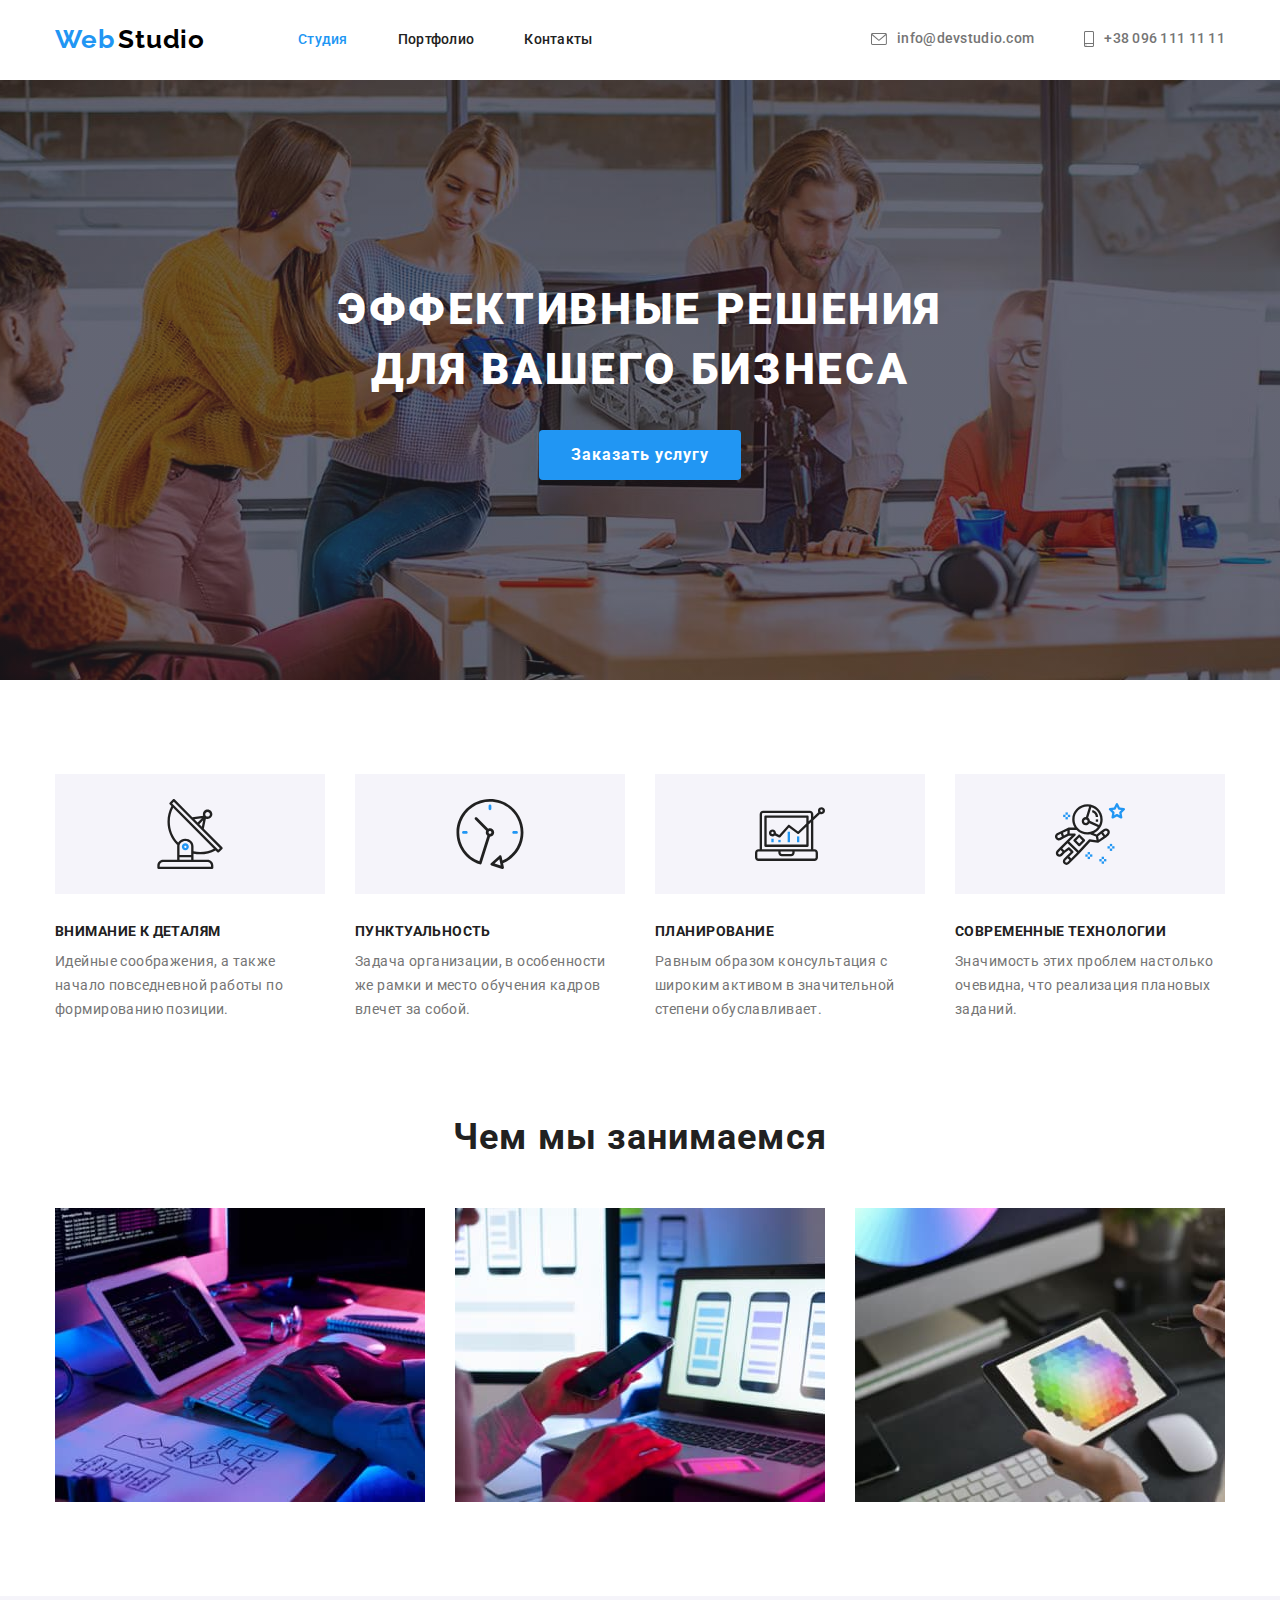
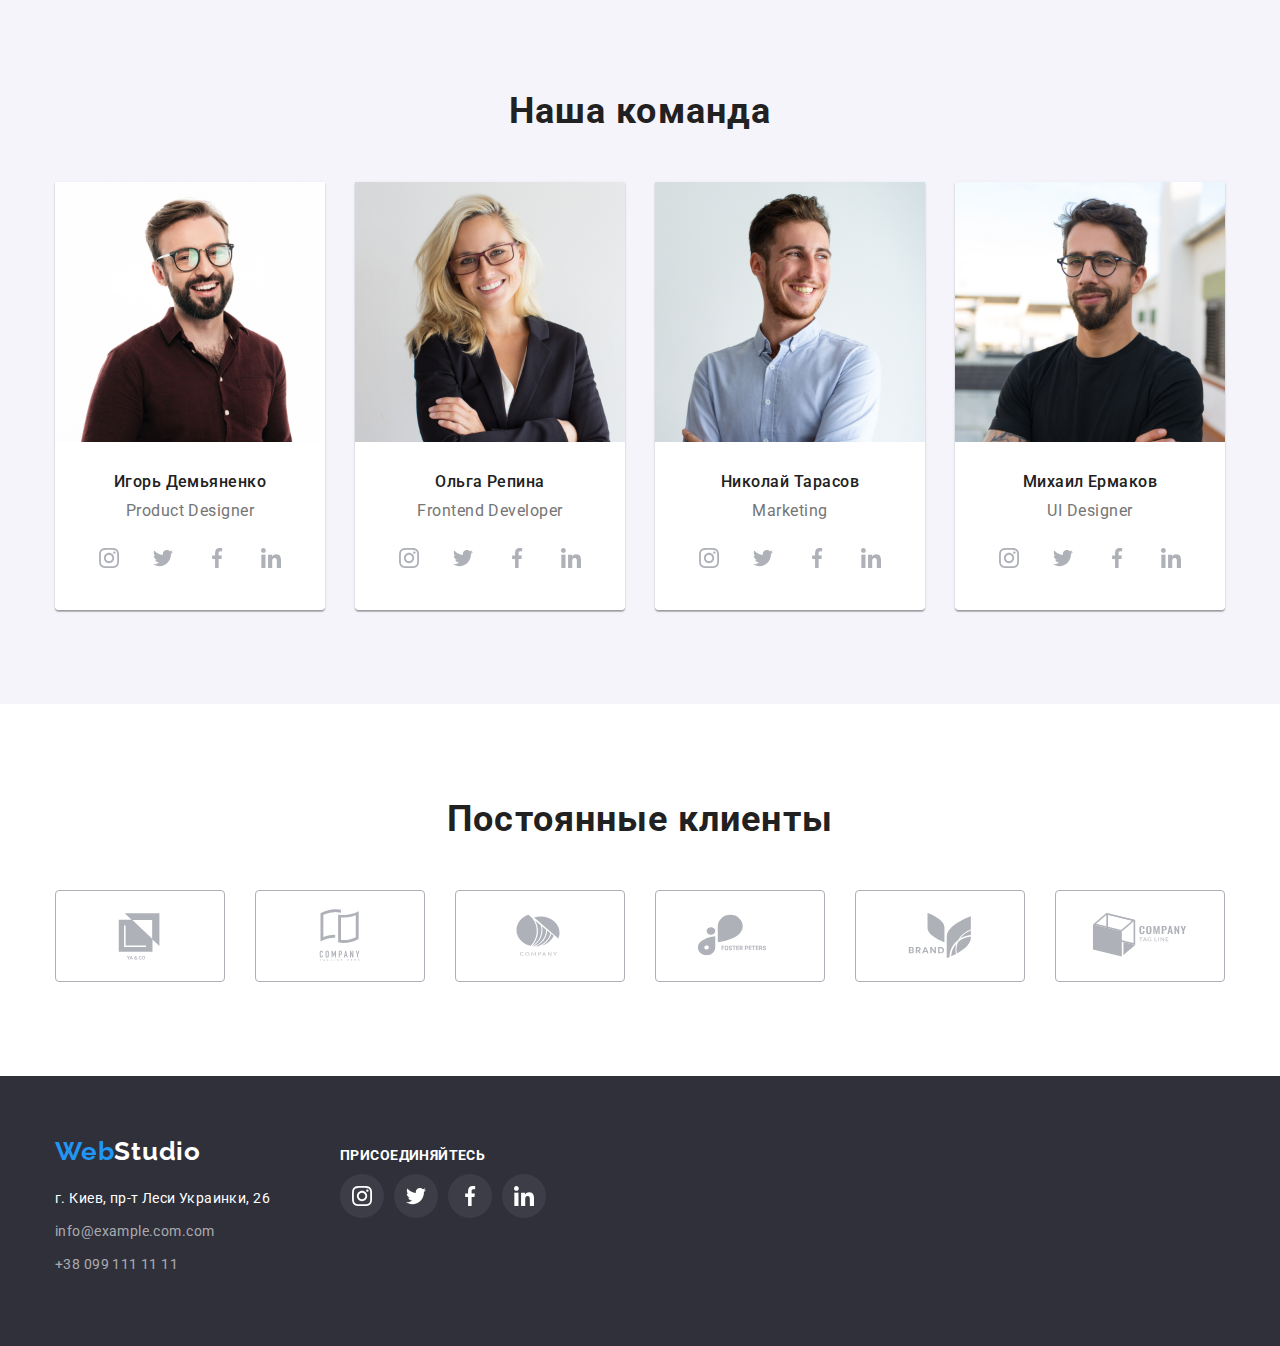
<file: index.html>
<!DOCTYPE html>
<html lang="ru">
  <head>
    <link
      rel="stylesheet"
      href="https://cdnjs.cloudflare.com/ajax/libs/modern-normalize/1.1.0/modern-normalize.css"
      integrity="sha512-Y0MM+V6ymRKN2zStTqzQ227DWhhp4Mzdo6gnlRnuaNCbc+YN/ZH0sBCLTM4M0oSy9c9VKiCvd4Jk44aCLrNS5Q=="
      crossorigin="anonymous"
      referrerpolicy="no-referrer"
    />
    <meta charset="UTF-8" />
    <meta http-equiv="X-UA-Compatible" content="IE=edge" />
    <meta name="viewport" content="width=device-width, initial-scale=1.0" />
    <link rel="preconnect" href="https://fonts.googleapis.com" />
    <link rel="preconnect" href="https://fonts.gstatic.com" crossorigin />
    <link
      href="https://fonts.googleapis.com/css2?family=Raleway:wght@700&family=Roboto:wght@400;500;700;900&display=swap"
      rel="stylesheet"
    />
    <link rel="stylesheet" href="css/styles.css" type="text/css" />
    <title>Document</title>
  </head>
  <body>
    <header class="header">
      <div class="container header-container">
        <nav class="header-nav">
          <a class="header-logo" href="./index.html">
            <span class="logo-web">Web</span>
            <span class="logo-studio">Studio</span>
          </a>
          <ul class="list menu-list">
            <li class="menu-item">
              <a class="menu-link link current" href="./index.html">Студия</a>
            </li>
            <li class="menu-item">
              <a class="menu-link link" href="./portfolio.html">Портфолио</a>
            </li>
            <li class="menu-item"><a class="menu-link link" href="">Контакты</a></li>
          </ul>
        </nav>
        <ul class="icon-contacts-list">
          <li class="header-mail item-contacts icon-contacts">
            <a class="list-contact" href="mailto:info@devstudio.com">
              <svg class="header-contact-icon" width="16px" height="12px">
                <use href="./images/icons.svg#icon-envelope"></use>
              </svg>
              info@devstudio.com</a
            >
          </li>
          <li class="header-tel icon-contacts item-contacts">
            <a class="list-contact" href="tel:+380961111111">
              <svg class="header-contact-icon" width="10px" height="16px">
                <use href="./images/icons.svg#icon-smartphone"></use>
              </svg>
              +38 096 111 11 11</a
            >
          </li>
        </ul>
      </div>
    </header>
    <main>
      <section class="hero overlay">
        <div class="container">
          <h1 class="hero-title container">ЭФФЕКТИВНЫЕ РЕШЕНИЯ ДЛЯ ВАШЕГО БИЗНЕСА</h1>
          <button class="btn btn-hero btn-hero-fill pointer" type="button">Заказать услугу</button>
        </div>
      </section>
      <section class="section-first">
        <div class="container">
          <ul class="list-detail list-section-first">
            <li class="text-items">
              <div class="about">
                <svg class="details">
                  <use href="./images/icons.svg#icon-antenna" width="70px" height="70px"></use>
                </svg>
              </div>
              <h3 class="list-title">Внимание к деталям</h3>
              <p class="text-list">
                Идейные соображения, а также начало повседневной работы по формированию позиции.
              </p>
            </li>
            <li class="text-items">
              <div class="about">
                <svg class="details">
                  <use href="./images/icons.svg#icon-clock" width="70px" height="70px"></use>
                </svg>
              </div>
              <h3 class="list-title">Пунктуальность</h3>
              <p class="text-list">
                Задача организации, в особенности же рамки и место обучения кадров влечет за собой.
              </p>
            </li>
            <li class="text-items">
              <div class="about">
                <svg class="details">
                  <use href="./images/icons.svg#icon-diagram" width="70px" height="70px"></use>
                </svg>
              </div>
              <h3 class="list-title">Планирование</h3>
              <p class="text-list">
                Равным образом консультация с широким активом в значительной степени обуславливает.
              </p>
            </li>
            <li class="text-items">
              <div class="about">
                <svg class="details">
                  <use href="./images/icons.svg#icon-astronaut" width="70px" height="70px"></use>
                </svg>
              </div>
              <h3 class="list-title">Современные технологии</h3>
              <p class="text-list">
                Значимость этих проблем настолько очевидна, что реализация плановых заданий.
              </p>
            </li>
          </ul>
        </div>
      </section>
      <section class="section-banners">
        <div class="container">
          <h2 class="title-second">Чем мы занимаемся</h2>
          <ul class="list-image">
            <li class="image-items">
              <img src="./images/img1.jpg" alt="человек набирающий код на клавиатуре" width="370" />
            </li>
            <li class="image-items">
              <img src="./images/img2.jpg" alt="смартфон в руках человека" width="370" />
            </li>
            <li class="image-items">
              <img src="./images/img3.jpg" alt="планшет в руке человека" width="370" />
            </li>
          </ul>
        </div>
      </section>
      <section class="section-team">
        <div class="container">
          <h2 class="title-team">Наша команда</h2>
          <ul class="list-team">
            <li class="image-team box-team">
              <img src="./images/team_card1.jpg" alt="Игорь Демьяненко" width="270" />
              <div class="team-caption">
                <h3 class="item-team">Игорь Демьяненко</h3>
                <p class="item-profession" lang="en">Product Designer</p>
                <ul class="team-list-icons list">
                  <li class="team-item-icons">
                    <a class="team-social-links" href="">
                      <svg class="team-content-icons">
                        <use
                          href="./images/icons.svg#icon-instagram"
                          width="20px"
                          height="20px"
                        ></use>
                      </svg>
                    </a>
                  </li>
                  <li class="team-item-icons">
                    <a class="team-social-links" href="">
                      <svg class="team-content-icons">
                        <use
                          href="./images/icons.svg#icon-twitter"
                          width="20px"
                          height="20px"
                        ></use>
                      </svg>
                    </a>
                  </li>
                  <li class="team-item-icons">
                    <a class="team-social-links" href="">
                      <svg class="team-content-icons">
                        <use
                          href="./images/icons.svg#icon-facebook"
                          width="20px"
                          height="20px"
                        ></use>
                      </svg>
                    </a>
                  </li>
                  <li class="team-item-icons">
                    <a class="team-social-links" href="">
                      <svg class="team-content-icons">
                        <use
                          href="./images/icons.svg#icon-linkedin"
                          width="20px"
                          height="20px"
                        ></use>
                      </svg>
                    </a>
                  </li>
                </ul>
              </div>
            </li>
            <li class="image-team box-team">
              <img src="./images/team_card2.jpg" alt="Ольга Репина" width="270" />
              <div class="team-caption">
                <h3 class="item-team">Ольга Репина</h3>
                <p class="item-profession" lang="en">Frontend Developer</p>
                <ul class="team-list-icons list">
                  <li class="team-item-icons">
                    <a class="team-social-links" href="">
                      <svg class="team-content-icons">
                        <use
                          href="./images/icons.svg#icon-instagram"
                          width="20px"
                          height="20px"
                        ></use>
                      </svg>
                    </a>
                  </li>
                  <li class="team-item-icons">
                    <a class="team-social-links" href="">
                      <svg class="team-content-icons">
                        <use
                          href="./images/icons.svg#icon-twitter"
                          width="20px"
                          height="20px"
                        ></use>
                      </svg>
                    </a>
                  </li>
                  <li class="team-item-icons">
                    <a class="team-social-links" href="">
                      <svg class="team-content-icons">
                        <use
                          href="./images/icons.svg#icon-facebook"
                          width="20px"
                          height="20px"
                        ></use>
                      </svg>
                    </a>
                  </li>
                  <li class="team-item-icons">
                    <a class="team-social-links" href="">
                      <svg class="team-content-icons">
                        <use
                          href="./images/icons.svg#icon-linkedin"
                          width="20px"
                          height="20px"
                        ></use>
                      </svg>
                    </a>
                  </li>
                </ul>
              </div>
            </li>
            <li class="image-team box-team">
              <img src="./images/team_card3.jpg" alt="Николай Тарасов" width="270" />
              <div class="team-caption">
                <h3 class="item-team">Николай Тарасов</h3>
                <p class="item-profession" lang="en">Marketing</p>
                <ul class="team-list-icons list">
                  <li class="team-item-icons">
                    <a class="team-social-links" href="">
                      <svg class="team-content-icons">
                        <use
                          href="./images/icons.svg#icon-instagram"
                          width="20px"
                          height="20px"
                        ></use>
                      </svg>
                    </a>
                  </li>
                  <li class="team-item-icons">
                    <a class="team-social-links" href="">
                      <svg class="team-content-icons">
                        <use
                          href="./images/icons.svg#icon-twitter"
                          width="20px"
                          height="20px"
                        ></use>
                      </svg>
                    </a>
                  </li>
                  <li class="team-item-icons">
                    <a class="team-social-links" href="">
                      <svg class="team-content-icons">
                        <use
                          href="./images/icons.svg#icon-facebook"
                          width="20px"
                          height="20px"
                        ></use>
                      </svg>
                    </a>
                  </li>
                  <li class="team-item-icons">
                    <a class="team-social-links" href="">
                      <svg class="team-content-icons">
                        <use
                          href="./images/icons.svg#icon-linkedin"
                          width="20px"
                          height="20px"
                        ></use>
                      </svg>
                    </a>
                  </li>
                </ul>
              </div>
            </li>
            <li class="image-team box-team">
              <img src="./images/team_card4.jpg" alt="Михаил Ермаков" width="270" />
              <div class="team-caption">
                <h3 class="item-team">Михаил Ермаков</h3>
                <p class="item-profession" lang="en">UI Designer</p>
                <ul class="team-list-icons">
                  <li class="team-item-icons">
                    <a class="team-social-links" href="">
                      <svg class="team-content-icons">
                        <use
                          href="./images/icons.svg#icon-instagram"
                          width="20px"
                          height="20px"
                        ></use>
                      </svg>
                    </a>
                  </li>
                  <li class="team-item-icons">
                    <a class="team-social-links" href="">
                      <svg class="team-content-icons">
                        <use
                          href="./images/icons.svg#icon-twitter"
                          width="20px"
                          height="20px"
                        ></use>
                      </svg>
                    </a>
                  </li>
                  <li class="team-item-icons">
                    <a class="team-social-links" href="">
                      <svg class="team-content-icons">
                        <use
                          href="./images/icons.svg#icon-facebook"
                          width="20px"
                          height="20px"
                        ></use>
                      </svg>
                    </a>
                  </li>
                  <li class="team-item-icons">
                    <a class="team-social-links" href="">
                      <svg class="team-content-icons">
                        <use
                          href="./images/icons.svg#icon-linkedin"
                          width="20px"
                          height="20px"
                        ></use>
                      </svg>
                    </a>
                  </li>
                </ul>
              </div>
            </li>
          </ul>
        </div>
      </section>
      <section class="customer">
        <div class="container">
          <h2 class="customer-title">Постоянные клиенты</h2>
          <ul class="list-customer">
            <li class="customer-item">
              <a href="" class="customer-link"
                ><svg class="customer-icon" width="106" height="60">
                  <use href="./images/icons.svg#icon-Logo1"></use>
                </svg>
              </a>
            </li>
            <li class="customer-item">
              <a href="" class="customer-link"
                ><svg class="customer-icon" width="106" height="60">
                  <use href="./images/icons.svg#icon-Logo2"></use>
                </svg>
              </a>
            </li>
            <li class="customer-item">
              <a href="" class="customer-link"
                ><svg class="customer-icon" width="106" height="60">
                  <use href="./images/icons.svg#icon-Logo3"></use>
                </svg>
              </a>
            </li>
            <li class="customer-item">
              <a href="" class="customer-link"
                ><svg class="customer-icon" width="106" height="60">
                  <use href="./images/icons.svg#icon-Logo4"></use>
                </svg>
              </a>
            </li>
            <li class="customer-item">
              <a href="" class="customer-link"
                ><svg class="customer-icon" width="106" height="60">
                  <use href="./images/icons.svg#icon-Logo5"></use>
                </svg>
              </a>
            </li>
            <li class="customer-item">
              <a href="" class="customer-link"
                ><svg class="customer-icon" width="106" height="60">
                  <use href="./images/icons.svg#icon-Logo6"></use>
                </svg>
              </a>
            </li>
          </ul>
        </div>
      </section>
    </main>
    <footer class="footer">
      <div class="container">
        <div class="footer-section">
          <div>
            <a class="footer-logo" href="./index.html">
              <span class="logo-web">Web</span
              ><span class="logo-studio footer-studio-logo">Studio</span>
            </a>
            <address>
              <ul class="footer-list">
                <li>
                  <a
                    class="footer-contact footer-address"
                    href="https://goo.gl/maps/evHjrFbzRMiy1bUM7"
                    target="_blank"
                    rel="noopener noreferrer"
                    >г. Киев, пр-т Леси Украинки, 26</a
                  ><br />
                  <a class="footer-contact footer-mail" href="mailto:info@example.com.com"
                    >info@example.com.com</a
                  ><br />
                  <a class="footer-contact footer-tel" href="tel:+380961111111"
                    >+38 099 111 11 11</a
                  >
                </li>
              </ul>
            </address>
          </div>
          <div>
            <h3 class="title-footer title-join">присоединяйтесь</h3>
            <ul class="footer-list-icons list">
              <li class="footer-item-icons">
                <a class="footer-social-links" href="">
                  <svg class="footer-content-icons">
                    <use href="./images/icons.svg#icon-instagram" width="20px" height="20px"></use>
                  </svg>
                </a>
              </li>
              <li class="footer-item-icons">
                <a class="footer-social-links" href="">
                  <svg class="footer-content-icons">
                    <use href="./images/icons.svg#icon-twitter" width="20px" height="20px"></use>
                  </svg>
                </a>
              </li>
              <li class="footer-item-icons">
                <a class="footer-social-links" href="">
                  <svg class="footer-content-icons">
                    <use href="./images/icons.svg#icon-facebook" width="20px" height="20px"></use>
                  </svg>
                </a>
              </li>
              <li class="footer-item-icons">
                <a class="footer-social-links" href="">
                  <svg class="footer-content-icons">
                    <use href="./images/icons.svg#icon-linkedin" width="20px" height="20px"></use>
                  </svg>
                </a>
              </li>
            </ul>
          </div>
        </div>
      </div>
    </footer>
  </body>
</html>
</file>
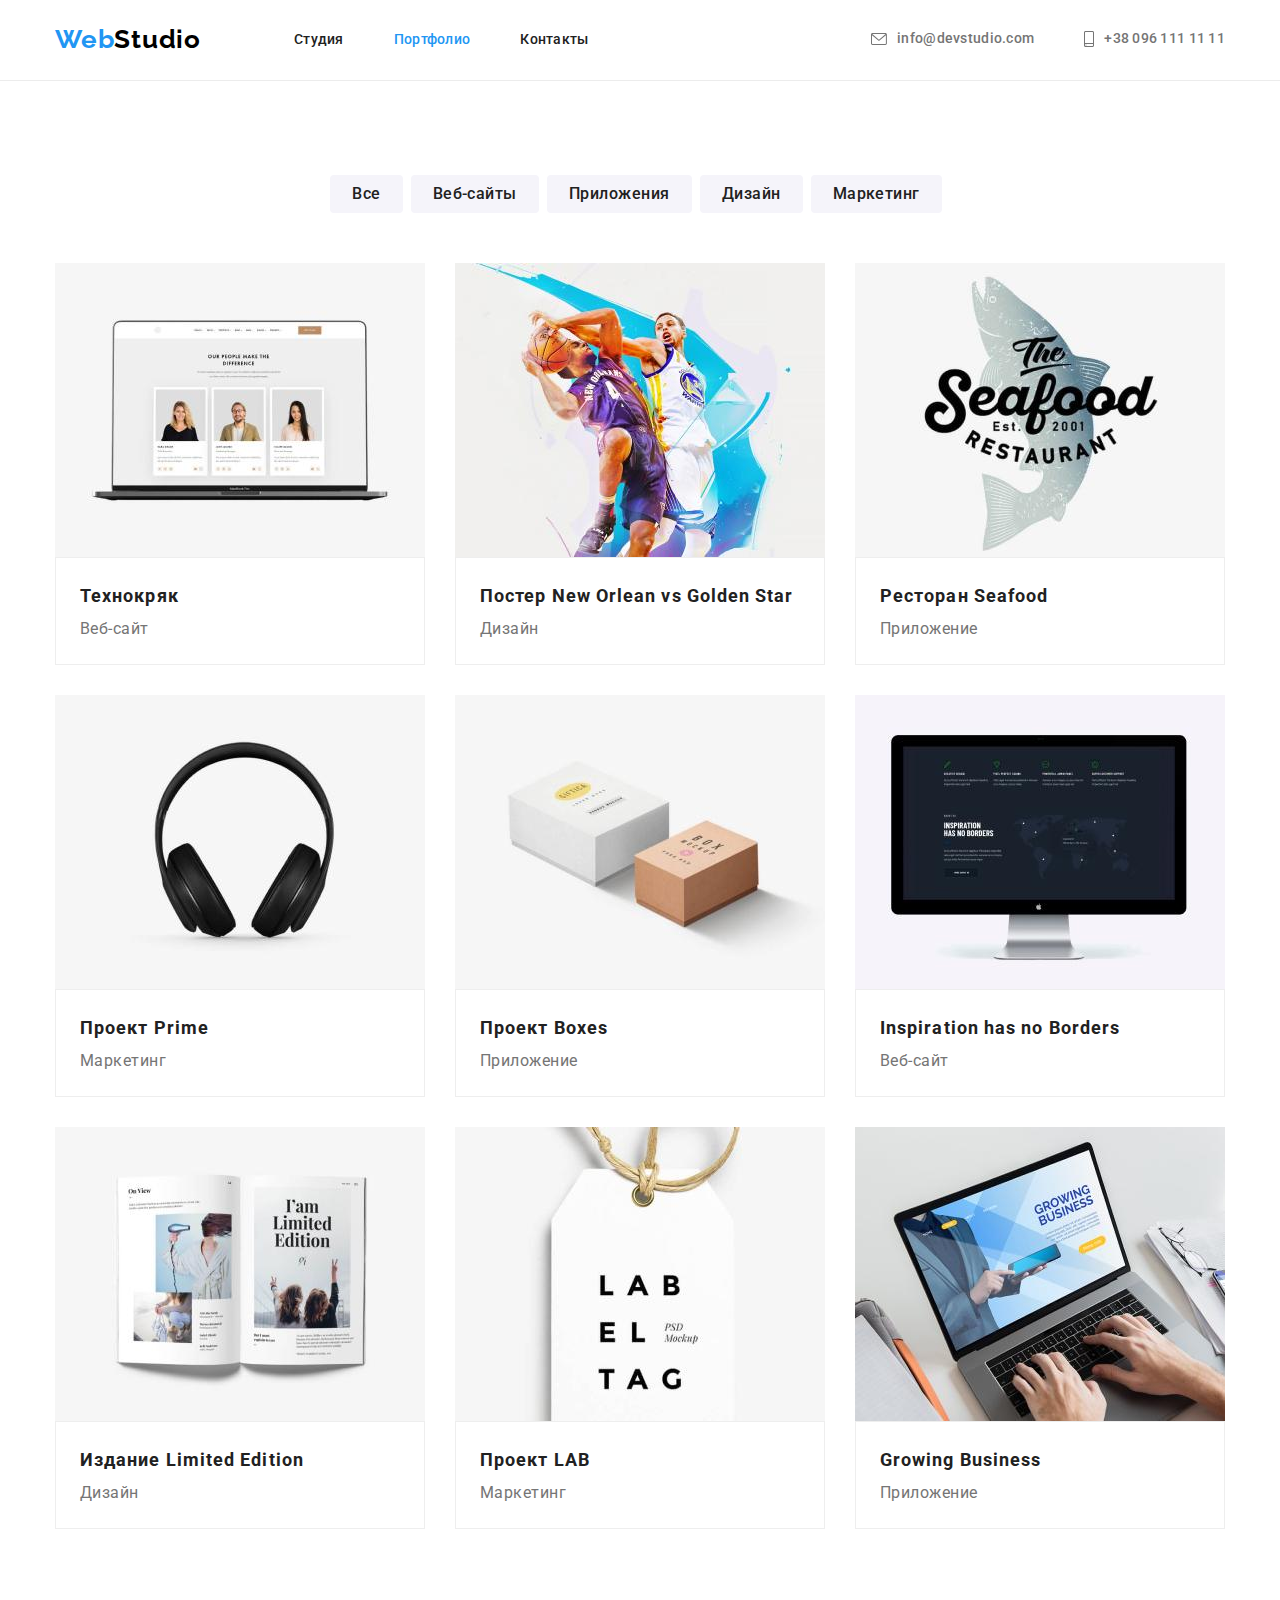
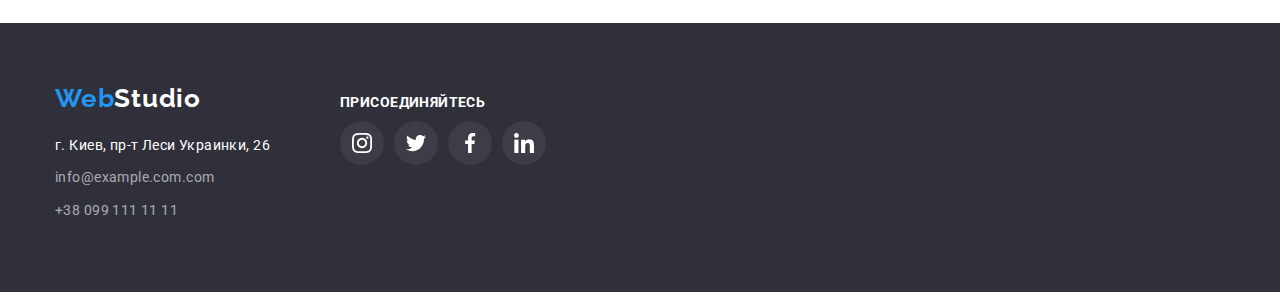
<file: portfolio.html>
<!DOCTYPE html>
<html lang="ru">
  <head>
    <link
      rel="stylesheet"
      href="https://cdnjs.cloudflare.com/ajax/libs/modern-normalize/1.1.0/modern-normalize.css"
      integrity="sha512-Y0MM+V6ymRKN2zStTqzQ227DWhhp4Mzdo6gnlRnuaNCbc+YN/ZH0sBCLTM4M0oSy9c9VKiCvd4Jk44aCLrNS5Q=="
      crossorigin="anonymous"
      referrerpolicy="no-referrer"
    />
    <meta charset="UTF-8" />
    <meta http-equiv="X-UA-Compatible" content="IE=edge" />
    <meta name="viewport" content="width=device-width, initial-scale=1.0" />
    <link rel="preconnect" href="https://fonts.googleapis.com" />
    <link rel="preconnect" href="https://fonts.gstatic.com" crossorigin />
    <link
      href="https://fonts.googleapis.com/css2?family=Raleway:wght@700&family=Roboto:wght@400;500;700;900&display=swap"
      rel="stylesheet"
    />
    <link rel="stylesheet" href="css/styles.css" type="text/css" />
    <title>Portfolio</title>
  </head>
  <body>
    <header class="header header-portfolio">
      <div class="container header-container">
        <nav class="header-nav">
          <a class="header-logo" href="./index.html">
            <span class="logo-web">Web</span><span class="logo-studio">Studio</span>
          </a>
          <ul class="list menu-list">
            <li class="menu-item">
              <a class="menu-link link" href="./index.html">Студия</a>
            </li>
            <li class="menu-item">
              <a class="menu-link link current" href="./portfolio.html">Портфолио</a>
            </li>
            <li class="menu-item"><a class="menu-link link" href="">Контакты</a></li>
          </ul>
        </nav>
        <ul class="icon-contacts-list">
          <li class="header-mail item-contacts icon-contacts">
            <a class="list-contact" href="mailto:info@devstudio.com">
              <svg class="header-contact-icon" width="16px" height="12px">
                <use href="./images/icons.svg#icon-envelope"></use>
              </svg>
              info@devstudio.com</a
            >
          </li>
          <li class="header-tel icon-contacts item-contacts">
            <a class="list-contact" href="tel:+380961111111">
              <svg class="header-contact-icon" width="10px" height="16px">
                <use href="./images/icons.svg#icon-smartphone"></use>
              </svg>
              +38 096 111 11 11</a
            >
          </li>
        </ul>
      </div>
    </header>
    <main>
      <section class="gallery-block">
        <div class="container">
          <ul class="menu-btn">
            <li class="pointer button-filter-btn">
              <button class="btn-gallery btn-list button-filter" type="button">Все</button>
            </li>
            <li class="pointer button-filter-btn">
              <button class="btn-gallery btn-list button-filter" type="button">Веб-сайты</button>
            </li>
            <li class="pointer button-filter-btn">
              <button class="btn-gallery btn-list button-filter" type="button">Приложения</button>
            </li>
            <li class="pointer button-filter-btn">
              <button class="btn-gallery btn-list button-filter" type="button">Дизайн</button>
            </li>
            <li class="pointer button-filter-btn">
              <button class="btn-gallery btn-list button-filter" type="button">Маркетинг</button>
            </li>
          </ul>
          <ul class="list-items">
            <li class="item-gallery case-image">
              <img src="./images/project1.jpg" alt="Технокряк" width="370" />
              <div class="descript">
                <h3 class="title-name">Технокряк</h3>
                <p class="item-text">Веб-сайт</p>
              </div>
            </li>
            <li class="item-gallery case-image">
              <img src="./images/project2.jpg" alt="New Orlean vs Golden Star" width="370" />
              <div class="descript">
                <h3 class="title-name">Постер New Orlean vs Golden Star</h3>
                <p class="item-text">Дизайн</p>
              </div>
            </li>
            <li class="item-gallery case-image">
              <img src="./images/project3.jpg" alt="Ресторан Seafood" width="370" />
              <div class="descript">
                <h3 class="title-name">Ресторан Seafood</h3>
                <p class="item-text">Приложение</p>
              </div>
            </li>
            <li class="item-gallery case-image">
              <img src="./images/project4.jpg" alt="Проект Prime" width="370" />
              <div class="descript">
                <h3 class="title-name">Проект Prime</h3>
                <p class="item-text">Маркетинг</p>
              </div>
            </li>
            <li class="item-gallery case-image">
              <img src="./images/project5.jpg" alt="Проект Boxes" width="370" />
              <div class="descript">
                <h3 class="title-name">Проект Boxes</h3>
                <p class="item-text">Приложение</p>
              </div>
            </li>
            <li class="item-gallery case-image">
              <img src="./images/project6.jpg" alt="Inspiration has no Borders" width="370" />
              <div class="descript">
                <h3 class="title-name">Inspiration has no Borders</h3>
                <p class="item-text">Веб-сайт</p>
              </div>
            </li>
            <li class="item-gallery case-image">
              <img src="./images/project7.jpg" alt="Издание Limited Edition" width="370" />
              <div class="descript">
                <h3 class="title-name">Издание Limited Edition</h3>
                <p class="item-text">Дизайн</p>
              </div>
            </li>
            <li class="item-gallery case-image">
              <img src="./images/project8.jpg" alt="Проект LAB" width="370" />
              <div class="descript">
                <h3 class="title-name">Проект LAB</h3>
                <p class="item-text">Маркетинг</p>
              </div>
            </li>
            <li class="item-gallery case-image">
              <img src="./images/project9.jpg" alt="Growing Business" width="370" />
              <div class="descript">
                <h3 class="title-name">Growing Business</h3>
                <p class="item-text">Приложение</p>
              </div>
            </li>
          </ul>
        </div>
      </section>
    </main>
    <footer class="footer">
      <div class="container">
        <div class="footer-section">
          <div>
            <a class="footer-logo" href="./index.html">
              <span class="logo-web">Web</span
              ><span class="logo-studio footer-studio-logo">Studio</span>
            </a>
            <address>
              <ul class="footer-list">
                <li>
                  <a
                    class="footer-contact footer-address"
                    href="https://goo.gl/maps/evHjrFbzRMiy1bUM7"
                    target="_blank"
                    rel="noopener noreferrer"
                    >г. Киев, пр-т Леси Украинки, 26</a
                  ><br />
                  <a class="footer-contact footer-mail" href="mailto:info@example.com.com"
                    >info@example.com.com</a
                  ><br />
                  <a class="footer-contact footer-tel" href="tel:+380961111111"
                    >+38 099 111 11 11</a
                  >
                </li>
              </ul>
            </address>
          </div>
          <div>
            <h3 class="title-footer title-join">присоединяйтесь</h3>
            <ul class="footer-list-icons list">
              <li class="footer-item-icons">
                <a class="footer-social-links" href="">
                  <svg class="footer-content-icons">
                    <use href="./images/icons.svg#icon-instagram" width="20px" height="20px"></use>
                  </svg>
                </a>
              </li>
              <li class="footer-item-icons">
                <a class="footer-social-links" href="">
                  <svg class="footer-content-icons">
                    <use href="./images/icons.svg#icon-twitter" width="20px" height="20px"></use>
                  </svg>
                </a>
              </li>
              <li class="footer-item-icons">
                <a class="footer-social-links" href="">
                  <svg class="footer-content-icons">
                    <use href="./images/icons.svg#icon-facebook" width="20px" height="20px"></use>
                  </svg>
                </a>
              </li>
              <li class="footer-item-icons">
                <a class="footer-social-links" href="">
                  <svg class="footer-content-icons">
                    <use href="./images/icons.svg#icon-linkedin" width="20px" height="20px"></use>
                  </svg>
                </a>
              </li>
            </ul>
          </div>
        </div>
      </div>
    </footer>
  </body>
</html>
</file>
<file: css/styles.css>
:root {
    --accent-color: #2196F3;
    --header-basic-color: #212121;
    --header-contact-color: #757575;
    --basic-text-color: #757575;
    --basic-title-color: #FFFFFF;
    --secondary-title-color: #212121;
    --footer-contact-color: rgba(255, 255, 255, 0.6);
    --button-text-color: #212121;
    --button-text-hero-color: #FFFFFF;
    --button-hero-background: #2196F3;
    --section-first-background: #E5E5E5;
    --footer-background: #2F303A;
    --footer-address: #FFFFFF;
    --button-accent-text: #FFFFFF;
    --buttont-accent-fill: #2196F3;
    --list-title-item: #212121;
    --list-text-item: #757575;

}

/* ------------------------------------- */

p, h1, h2, h3, h4, h5, h6 {
    margin: 0;
}
ul {
   margin: 0;
   padding: 0;
}

button {
    cursor: pointer;
}

body {
    font-family: 'Roboto', sans-serif;
    color:var(--basic-text-color)
} 

.container {
    width: 1200px;
    padding-left: 15px;
    padding-right: 15px;
    margin-left: auto;
    margin-right: auto;
}

* {
    box-sizing: border-box;
}

/* ----------------- Шапка -------------- */

.header {
    color: var(--header-basic-color);
    background: #FFFFFF;
    padding-top: 24px;
    padding-bottom: 25px;
}

.header-container{
    display: flex;
    align-items: center;
}

.header-nav {
    display: flex;
    align-items: center;
}


.header-logo {
    text-decoration: none;
    list-style: none;
    margin-right: 93px;
}

.logo-web {
    font-family: Raleway;
    font-weight: 700;
    font-size: 26px;
    line-height: 1.19;
    /* identical to box height */

    letter-spacing: 0.03em;
    color: #2196F3;
}

.logo-studio {
    font-family: Raleway;
    font-weight: 700;
    font-size: 26px;
    line-height: 1.19;
    /* identical to box height */
    letter-spacing: 0.03em;
    color: #000000;
}

.menu-item:not(:first-child){
    margin-left: 50px;
}


.menu-link:hover,
.menu-link:focus {
    color: var(--accent-color);
}

.menu-list {
    display: flex;
}


.list {
    list-style: none;
    color: var(--header-basic-color)
}

.list-contact:not(:last-child) {
    margin-left: auto;
}

.list-contact {
    text-decoration: none;
}

.link.current {
    color:var(--accent-color);
}


.menu-link{
    font-weight: 500;
    font-size: 14px;
    line-height: 1.14;
    letter-spacing: 0.02em;

    color: var(--header-basic-color);
    text-decoration: none;
}

.icon-contacts {
   fill: #757575; 
}

.icon-contacts-list {
    display: flex;
    justify-content: center;
    align-items: center;
    margin-left: auto;
    text-decoration: none;
    list-style: none;
    fill: #757575;
    color: #757575;
}


.header-mail-icon:last-child {
    margin-right: 0px;
}

.header-contact-icon {
    margin-right: 10px;
    color: #757575;
    
}


.list-contact {
    text-decoration: none;
    list-style: none;
    color: var(--header-contact-color);
    align-items: center;
    justify-content: center;
    display: flex;

}

.header-mail {
    font-weight: 500;
    font-size: 14px;
    line-height: 1.14;
    letter-spacing: 0.02em;
    color: var(--header-contact-color);
}

.header-tel {
    font-weight: 500;
    font-size: 14px;
    line-height: 1.14;
    letter-spacing: 0.02em;
    padding-left: 50px;
    color: var(--header-contact-color);
}

.list-contact:hover,
.list-contact:focus {
    color: var(--accent-color);
}

.list-contact:hover .header-contact-icon,
.list-contact:focus .header-contact-icon {
    fill: var(--accent-color);
}


/* ---------------- Герой ---------------- */


.overlay {
    max-width: 1600px;
    height: 600px;
    margin-left: auto;
    margin-right: auto;
    background-image: linear-gradient(
    rgba(47, 48, 58, 0.4),
    rgba(47, 48, 58, 0.4)),
url("../images/hero-bg.jpg");
    background-repeat: no-repeat;
    background-position: center;
    background-size: cover;
    
}

.hero {

    text-align: center;
    background-color: #2F303A;
    padding-top: 200px;
    padding-bottom: 200px;
    flex-grow: 1;
}

.hero-title {
    width: 696px;
    font-weight: 900;
    font-size: 44px;
    line-height: 1.36;
    /* or 136% */

    text-align: center;
    letter-spacing: 0.06em;
    text-transform: uppercase;
    margin-bottom: 30px;

    color: var(--basic-title-color);
}

.btn {
    display: block;
    padding: 10px 32px;
    min-width: 200px;
    border-radius: 4px;
    border: 0px; 
    margin: 0 auto;
    
}

.btn-hero {
    font-family: inherit;
    font-weight: 700;
    font-size: 16px;
    line-height: 1.87;
    /* identical to box height, or 187% */
    display: flex;
    align-items: center;
    text-align: center;
    letter-spacing: 0.06em;

    color: var(--button-text-hero-color);
}
 .btn-hero-fill {
    background: #2196F3;
 }

.pointer {
        cursor: pointer;
 }
/* ------------- Особенности ------------- */
 

.list-detail {
    text-decoration: none;
    list-style: none;
    padding-top: 94px;
    padding-bottom: 94px;
}

.list-section-first {
    display: flex;
}

.text-items {
    width: 270px;
    margin-right: 30px;
}

.text-items:nth-child(4n + 4) {
    margin-right: 0px;
}

.about {
    background-color: #f5f4fa;
    margin-bottom: 30px;
    height: 120px;
    display: flex;
    align-items: center;
    justify-content: center;
}

.details {
    width: 70px;
    height: 70px;
}



.list-title {
    font-weight: 700;
    font-size: 14px;
    line-height: 1.14;
    letter-spacing: 0.03em;
    text-transform: uppercase;

    color: var(--secondary-title-color);
}

.text-list {
    font-size: 14px;
    line-height: 1.71;
    /* or 171% */
    letter-spacing: 0.03em;
    color: var(--basic-text-color);
    padding-top: 10px;
}

/*----------- Чем мы занимаемся ----------*/

.section-banners {
    padding-bottom: 94px;
}

.title-second {
    font-weight: 700;
    font-size: 36px;
    line-height: 1.17;
    text-align: center;
    letter-spacing: 0.03em;
    color: var(--secondary-title-color);
    margin-bottom: 50px;
}


.list-image {
    list-style: none;
    display: flex;
    flex-wrap: wrap;
    margin-left: -30px;
    margin-bottom: -30px;
}

.image-items{
  flex-basis: calc(100% / 3 - 30px);
  margin-left: 30px;
  margin-bottom: 30px;
}

/* ------------- Наша команда ------------- */

.box-team {
    box-shadow: 0px 1px 3px rgba(0, 0, 0, 0.12),
    0px 1px 1px rgba(0, 0, 0, 0.14),
    0px 2px 1px rgba(0, 0, 0, 0.2);
    border-radius: 0px 0px 4px 4px;
}

.section-team {
    background: #f5f4fA;
    padding-top: 94px;
     padding-bottom: 94px;
    
}
  .title-team {
  font-weight: 700;
  font-size: 36px;
  line-height: 1.17;
  text-align: center;
  letter-spacing: 0.03em;
  color: var(--secondary-title-color);
}

.list-team {
    list-style: none;
    display: flex;
    flex-wrap: wrap;
    padding-top: 50px;
    margin-left: -30px;
    margin-bottom: -30px;
}

.image-team {
    flex-basis: calc(100% / 4 - 30px);
    margin-left: 30px;
    margin-bottom: 30px;
}

.team-caption {
    padding-top: 30px;
    padding-bottom: 30px;
    background-color: #ffffff;
    border-radius: 0px 0px 4px 4px;
}

.item-team {
    font-weight: 500;
    font-size: 16px;
    line-height: 1.19;
    /* identical to box height */
    text-align: center;
    letter-spacing: 0.03em;
    color: var(--secondary-title-color);
    margin-bottom: 10px;
}

.item-profession {
    font-weight: 400;
    font-size: 16px;
    line-height: 1.19;
    margin-bottom: 16px;
    /* identical to box height */

    text-align: center;
    letter-spacing: 0.03em;

    color: var(--basic-text-color);
    }


.team-list-icons {
    display: flex;
    justify-content: center;
}

.team-item-icons {
    margin-right: 10px;
    display: flex;
    justify-content: center;
    align-items: center;
}

.team-item-icons:last-child {
    margin-right: 0px;
}

.team-social-links {
    width: 44px;
    height: 44px;
    border-radius: 50%;
}


.team-content-icons {
    width: 44px;
    height: 44px;
  
    padding: 12px;
}

.team-social-links {
    fill: #afb1b8;
}

.team-social-links:hover,
.team-social-links:focus {
    background-color: var(--accent-color);
}
  
.team-social-links:hover .team-content-icons,
.team-social-links:focus .team-content-icons {
    fill: #FFFFFF;
}



    /*-------  Наши покупатели -------*/


.customer {
    padding-top: 94px;
    padding-bottom: 94px;
}

.customer-title {
    text-align: center;
    margin-bottom: 50px;
    font-weight: 700;
    font-size: 36px;
    line-height: calc(42 / 36);
    letter-spacing: 0.03em;
    color: var(--list-title-item);
}

.list-customer {
    list-style: none;
    display: flex;
    flex-wrap: wrap;
    margin-right: -30px;
}

.customer-item {
    flex-basis: calc(100% / 6 - 30px);
    width: 170px;
    height: 92px;
    margin-right: 30px;
}

.customer-link {
    display: flex;
    justify-content: center;
    align-items: center;
    width: 100%;
    height: 100%;
    border: 1px solid #afb1b8;
    border-radius: 4px;
}

.customer-link:hover,
.customer-link:focus {
    border-color: var(--accent-color);
}

.customer-icon {
    width: 106px;
    height: 60px;
    fill: #afb1b8;
}

.customer-link:hover .customer-icon,
.customer-link:focus .customer-icon {
    fill: var(--accent-color);
}


    /* --------------- Футер -------------- */

 .footer {
     background-color: var(--footer-background);
     padding-top: 60px;
     padding-bottom: 60px;
 }
 
.footer-section {
    display: flex;
    align-items: baseline;
}

    .footer-list {
        list-style: none;
        margin-right: 70px;
    }

 .footer-logo {
     text-decoration: none;
     list-style: none;
     display: block;
     margin-bottom: 20px;
 }
 
 .footer-contact {
     text-decoration: none;
     font-style: normal;
     display: inline-block;
     
 }


 .footer-address {
     font-weight: 400;
     font-size: 14px;
     line-height: 1.71;
     /* or 171% */
     letter-spacing: 0.03em;
     color:var(--footer-address);
     margin-bottom: 9px;
     
 }

.footer-mail {
    font-weight: 400;
    font-size: 14px;
    line-height: 1.71;
    /* or 171% */
    letter-spacing: 0.03em;
    color: var(--footer-contact-color);
    margin-bottom: 9px;
    
}

 .footer-tel {
     font-weight: 400;
     font-size: 14px;
     line-height: 1.71;
     /* identical to box height, or 171% */
     letter-spacing: 0.03em;
     color: var(--footer-contact-color);
     margin-bottom: 9px;

 }

.footer-mail:hover,
.footer-mail:focus {
    color: var(--accent-color)
}

.footer-tel:hover,
.footer-tel:focus {
    color: var(--accent-color)
}
.footer-address:hover,
.footer-address:focus {
    color: var(--accent-color)
}

.footer-studio-logo {
    color: #FFFFFF;
}

.title-join {
    font-size: 14px;
    line-height: 1.14;
    letter-spacing: 0.03em;
    text-transform: uppercase;
    margin-bottom: 10px;
}

.title-footer {
    color: #ffffff;
}

.footer-list-icons {
    list-style: none;
    display: flex;
}

.footer-item-icons {
    display: flex;
    justify-content: center;
    align-items: center;
    margin-right: 10px;
}

.footer-item-icons:last-child {
    margin-right: 0px;
}

.footer-social-links {
    width: 44px;
    height: 44px;
    border-radius: 50%;
    background-color: #ffffff10;
}

.footer-social-links:hover,
.footer-social-links:focus {
    background-color: var(--accent-color);
}

.footer-content-icons:hover,
.footer-content-icons:focus:focus {
    fill: #ffffff;
}

.footer-content-icons {
    width: 44px;
    height: 44px;
    fill: #ffffff;
    padding: 12px;
}


/*---------------- ПОРТФОЛИО ----------------*/

/* --------- Портфолио кнопки  -----------*/

.header-portfolio{
    border-bottom: 1px solid #ECECEC;
}
.btn {
    text-decoration: none;
}

button{
    border: 0px;
}

img {
    display: block;
}

.btn-gallery {
    display: block;
}

.gallery-block{
    padding-top: 94px;
    padding-bottom: 94px;
}

.menu-btn {
    list-style: none;
    justify-content: center;
    align-items: center;
    display: flex;
    margin-bottom: 50px;
}

.button-filter {
    border-radius: 4px;
    font-weight: 500;
    font-size: 16px;
    line-height: 1.62;
    /* identical to box height, or 162% */
    text-align: center;
    letter-spacing: 0.03em;
    color: var(--button-text-color);
    padding: 6px 22px;
}


.button-filter-btn{
    margin-right: 8px;
}

.btn-list {
    background: #F5F4FA;
}

.btn-list:hover,
.btn-list:focus {
    color: var(--button-accent-text);
    background: var(--buttont-accent-fill);
    box-shadow: 0px 3px 1px rgba(0, 0, 0, 0.1),
    0px 1px 2px rgba(0, 0, 0, 0.08),
    0px 2px 2px rgba(0, 0, 0, 0.12);
}

.list-items {
    text-decoration: none;
    list-style: none;
    display:inline-block;
    display: flex;
    flex-wrap: wrap;
    margin-left: -30px;
    margin-bottom: -30px;
   
}

.item-gallery {
    flex-basis: calc(100% / 3 - 30px);
    margin-left: 30px;
    margin-bottom: 30px;
}

.case-image {
    cursor: pointer;
}
.case-image:hover,
.case-image:focus {
    box-shadow: 0px 1px 1px rgba(0, 0, 0, 0.12),
    0px 4px 4px rgba(0, 0, 0, 0.06),
    1px 4px 6px rgba(0, 0, 0, 0.16);
}

.descript{
padding: 20px 24px 20px 24px;
border: 1px solid #EEEEEE;
box-sizing: border-box;

}

.title-name {
    font-weight: 700;
    font-size: 18px;
    line-height: 2;
    /* identical to box height, or 200% */
    letter-spacing: 0.06em;
    color:var(--list-title-item);
    
}

.item-text {
    font-weight: 400;
    font-size: 16px;
    line-height: 1.87;
    /* identical to box height, or 187% */
    letter-spacing: 0.03em;
    color:var(--list-text-item);
}
</file>
